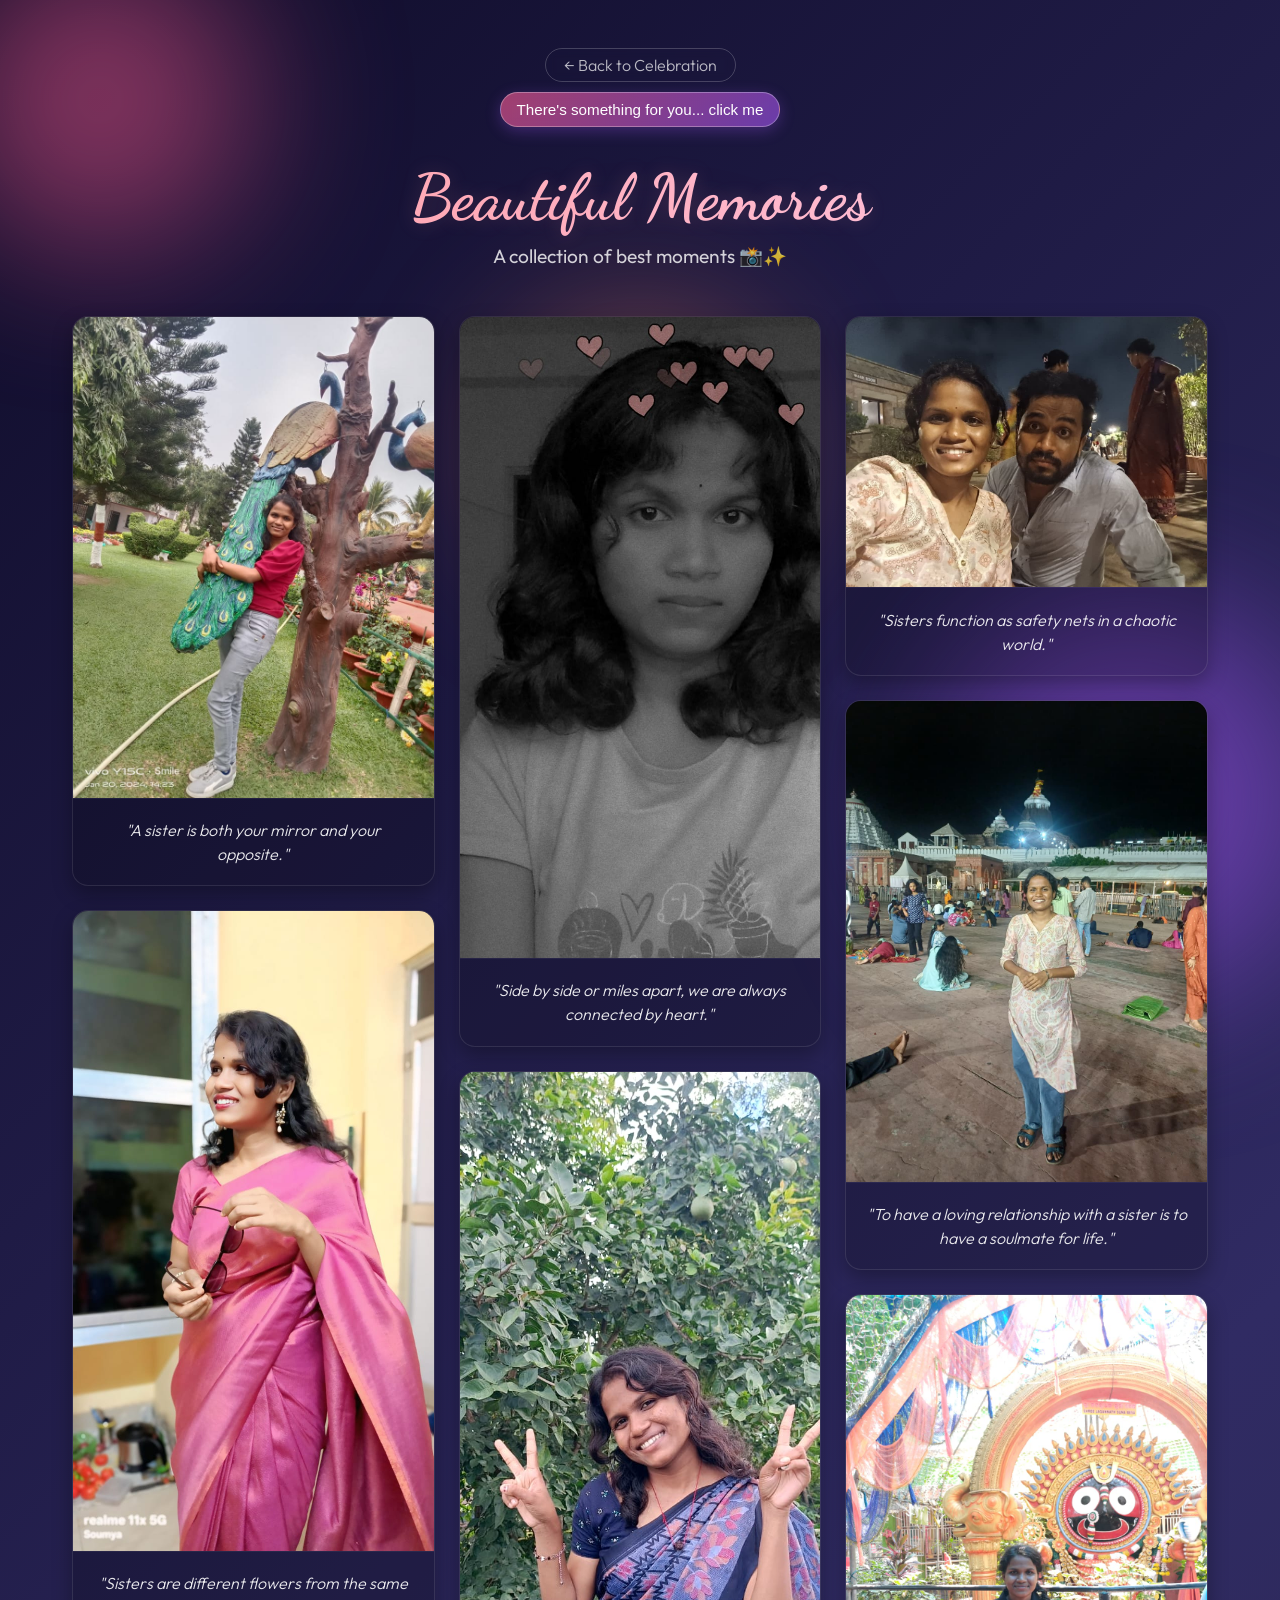
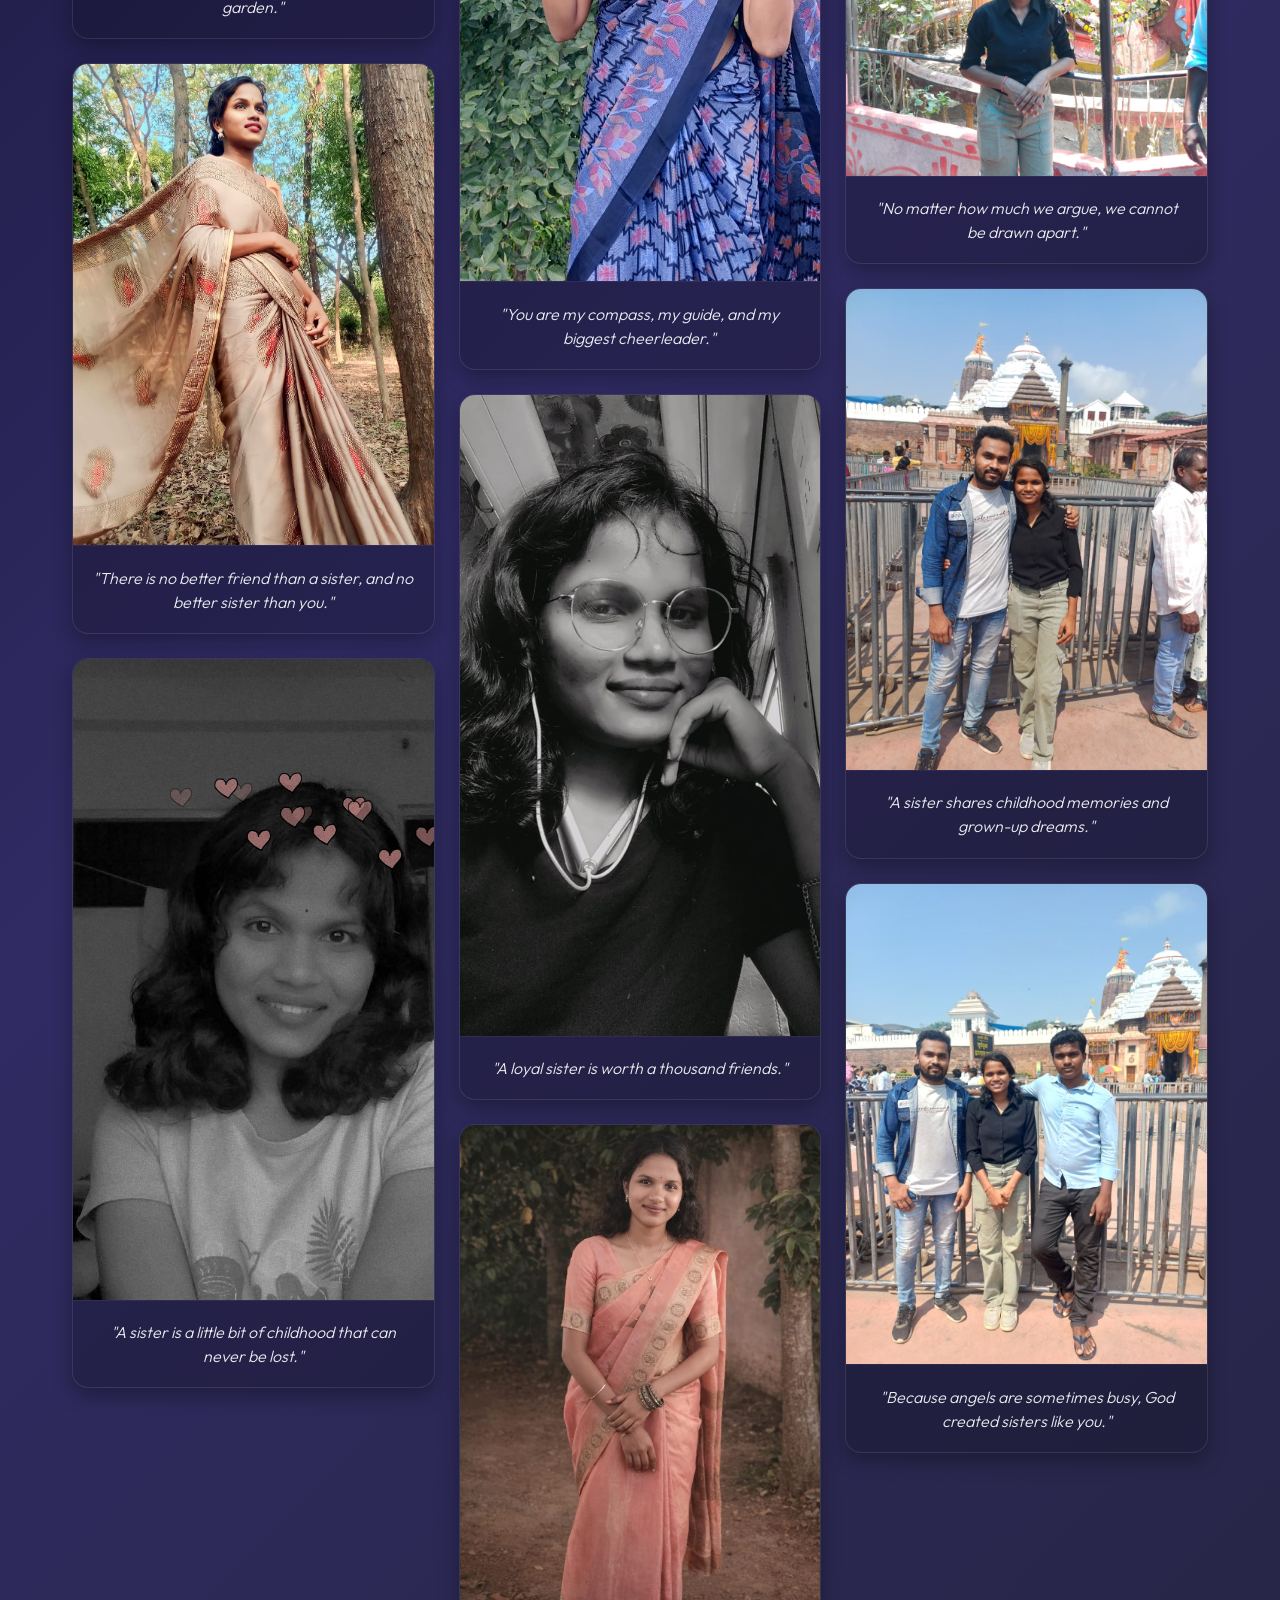
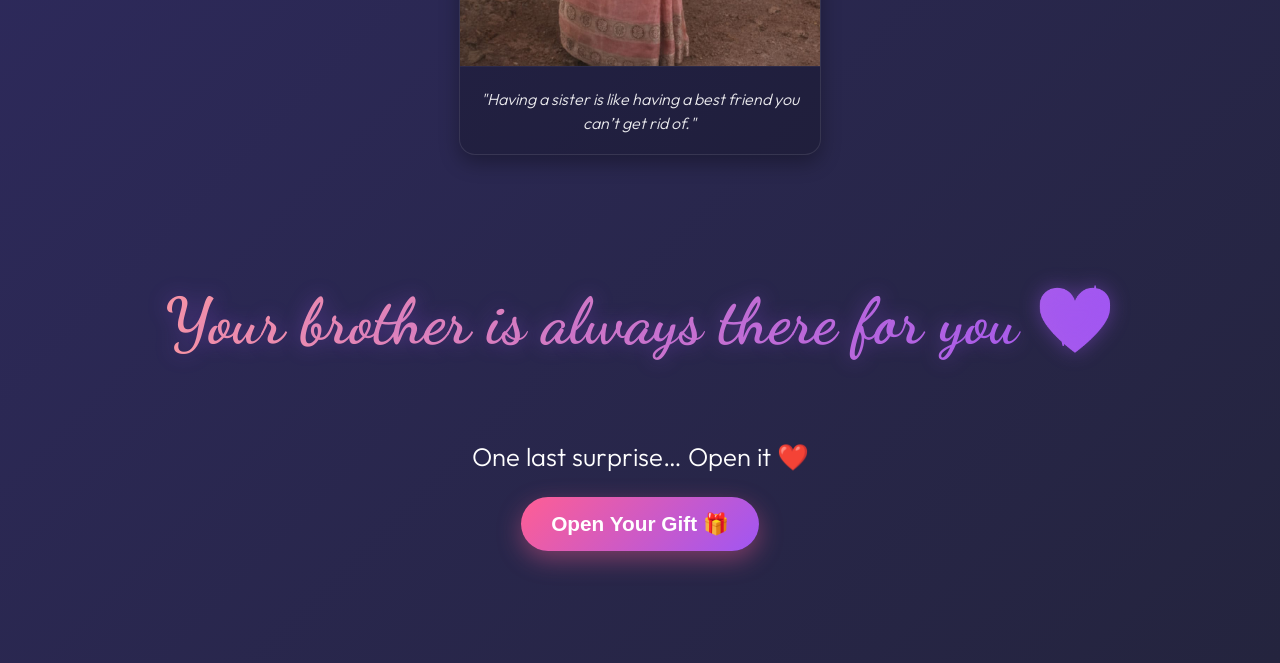
<file: album.html>
<!DOCTYPE html>
<html lang="en">

<head>
    <meta charset="UTF-8">
    <meta name="viewport" content="width=device-width, initial-scale=1.0">
    <title>Beautiful Memories - Happy Birthday</title>
    <link rel="stylesheet" href="album.css">
    <link rel="preconnect" href="https://fonts.googleapis.com">
    <link rel="preconnect" href="https://fonts.gstatic.com" crossorigin>
    <link
        href="https://fonts.googleapis.com/css2?family=Dancing+Script:wght@700&family=Outfit:wght@300;400;500;700&display=swap"
        rel="stylesheet">
</head>

<body>
    <div class="background-effects">
        <div class="orb orb-1"></div>
        <div class="orb orb-2"></div>
        <div class="orb orb-3"></div>
    </div>

    <header class="album-header">
        <div class="header-buttons"
            style="display: flex; flex-direction: column; align-items: center; gap: 10px; margin-bottom: 2rem;">
            <a href="index.html" class="back-link" style="margin-bottom: 0;">← Back to Celebration</a>
            <button id="scroll-hint-btn" class="scroll-hint-btn">There's something for you... click me</button>
        </div>
        <h1 class="album-title">Beautiful Memories</h1>
        <p class="album-subtitle">A collection of best moments 📸✨</p>
    </header>

    <main class="gallery-container">
        <div class="masonry" id="gallery-grid">
            <!-- Images will be injected here -->
        </div>
    </main>

    <footer class="album-footer">
        <h2 class="brother-message">Your brother is always there for you 💖</h2>

        <div class="final-surprise-section">
            <p id="initial-surprise-text" class="final-text">One last surprise… Open it ❤️</p>
            <button id="open-gift-btn" class="gift-btn" style="margin-bottom: 2rem;">Open Your Gift 🎁</button>

            <div id="unlock-section" class="unlock-section"
                style="display: none; flex-direction: column; align-items: center; width: 100%;">
                <p class="final-text">One last surprise… but you need to unlock it ❤️</p>
                <p class="hint-text">Hint: What I call you + your special date 😉</p>

                <div class="input-container">
                    <input type="password" id="unlock-code" class="secret-input" placeholder="exampleddmmyyyy">
                    <button id="unlock-btn" class="gift-btn">Unlock 🎁</button>
                </div>

                <p id="error-msg" class="error-msg">Try again 😊</p>
            </div>

            <div id="gift-reveal" class="gift-reveal">
                <p class="gift-title">Finally 😄❤️</p>
                <p>A small treat for you from Zomato ☕🍰</p>

                <div class="gift-code-box">
                    <h3
                        style="font-size: 1.3rem; color: #E23744; text-align: center; margin-bottom: 1rem; border-bottom: 1px solid rgba(255,255,255,0.1); padding-bottom: 0.5rem; letter-spacing: 1px;">
                        ZOMATO VOUCHER 🍽️</h3>
                    <p><b>Code:</b>7000-6220-7662-5996</p>
                    <p><b>PIN:</b> Click below 😏</p>
                    <button id="reveal-pin-btn" class="reveal-btn">🔐 Reveal PIN</button>
                    <div id="hidden-pin" class="hidden-pin"></div>
                </div>

                <p class="help-text">Need help claiming it on Zomato? Just text or call me… I’ll help 😊</p>
                <p class="gift-footer-msg">It’s small… but it’s from me ❤️</p>
            </div>
        </div>
    </footer>

    <!-- Custom Premium Alert Modal -->
    <div id="custom-alert-overlay" class="custom-alert-overlay">
        <div class="custom-alert-box">
            <h2>Surprise 🎉</h2>
            <p>You got it!</p>
            <button id="custom-alert-btn" class="gift-btn" style="margin-top: 1.5rem;">Open my gift ❤️</button>
        </div>
    </div>

    <!-- Lightbox -->
    <div id="lightbox" class="lightbox">
        <span class="close-lightbox" id="close-lightbox">&times;</span>
        <div class="lightbox-container">
            <img class="lightbox-content" id="lightbox-img">
            <p id="lightbox-caption" class="lightbox-caption"></p>
            <div class="back-btn-mobile" id="back-lightbox">← Back to Album</div>
        </div>
    </div>

    <script src="album.js"></script>
</body>

</html>
</file>
<file: album.css>
:root {
    --primary: #ff5e94;
    --secondary: #a056f3;
    --tertiary: #ff8a5c;
    --bg-color: #0f0c29;
    --text-main: #ffffff;
    --glass-bg: rgba(255, 255, 255, 0.05);
    --glass-border: rgba(255, 255, 255, 0.1);
}

* {
    margin: 0;
    padding: 0;
    box-sizing: border-box;
}

body {
    font-family: 'Outfit', sans-serif;
    background: var(--bg-color);
    background: linear-gradient(135deg, #0f0c29, #302b63, #24243e);
    color: var(--text-main);
    min-height: 100vh;
    overflow-x: hidden;
}

.background-effects {
    position: fixed;
    width: 100%;
    height: 100%;
    z-index: -1;
}

.orb {
    position: absolute;
    border-radius: 50%;
    filter: blur(80px);
    opacity: 0.5;
    animation: float 10s infinite ease-in-out alternate;
}

.orb-1 {
    width: 300px;
    height: 300px;
    background: var(--primary);
    top: -50px;
    left: -50px;
    animation-delay: 0s;
}

.orb-2 {
    width: 400px;
    height: 400px;
    background: var(--secondary);
    bottom: -100px;
    right: -50px;
    animation-delay: -2s;
}

.orb-3 {
    width: 250px;
    height: 250px;
    background: var(--tertiary);
    top: 50%;
    left: 50%;
    transform: translate(-50%, -50%);
    animation-delay: -5s;
}

@keyframes float {
    0% {
        transform: translate(0, 0) scale(1);
    }

    100% {
        transform: translate(30px, 50px) scale(1.1);
    }
}

.album-header {
    text-align: center;
    padding: 3rem 1rem 1rem;
}

.back-link {
    display: inline-flex;
    align-items: center;
    justify-content: center;
    position: relative;
    color: rgba(255, 255, 255, 0.7);
    font-weight: 300;
    font-size: 1rem;
    background: transparent;
    padding: 6px 18px;
    border-radius: 30px;
    text-decoration: none;
    border: 1px solid rgba(255, 255, 255, 0.2);
    backdrop-filter: blur(5px);
    transition: all 0.3s ease;
    margin-bottom: 1.5rem;
}

.back-link:hover {
    color: white;
    border-color: rgba(255, 255, 255, 0.5);
    background: rgba(255, 255, 255, 0.05);
    transform: translateY(-2px);
}

.scroll-hint-btn {
    display: inline-flex;
    align-items: center;
    justify-content: center;
    color: white;
    font-size: 0.95rem;
    font-weight: 500;
    background: linear-gradient(135deg, rgba(255, 94, 148, 0.6), rgba(160, 86, 243, 0.6));
    padding: 8px 16px;
    border-radius: 30px;
    border: 1px solid rgba(255, 255, 255, 0.3);
    backdrop-filter: blur(5px);
    cursor: pointer;
    box-shadow: 0 4px 15px rgba(160, 86, 243, 0.3);
    transition: all 0.3s ease;
    animation: gentleBob 3s infinite alternate;
}

.scroll-hint-btn:hover {
    transform: translateY(-3px) scale(1.05) !important;
    background: linear-gradient(135deg, rgba(255, 94, 148, 0.9), rgba(160, 86, 243, 0.9));
}

.album-title {
    font-family: 'Dancing Script', cursive;
    font-size: 4rem;
    background: linear-gradient(to right, #ff9a9e, #fecfef, #ff9a9e);
    background-size: 200% auto;
    -webkit-background-clip: text;
    -webkit-text-fill-color: transparent;
    text-shadow: 0 0 20px rgba(255, 154, 158, 0.2);
    margin-bottom: 0.5rem;
    animation: shineText 3s linear infinite;
}

@keyframes shineText {
    to {
        background-position: 200% center;
    }
}

.album-subtitle {
    font-size: 1.2rem;
    color: rgba(255, 255, 255, 0.8);
    margin-bottom: 2rem;
}

.gallery-container {
    padding: 0 2rem 4rem;
    max-width: 1200px;
    margin: 0 auto;
}

.masonry {
    display: column;
    column-count: 3;
    column-gap: 1.5rem;
}

.masonry-item {
    break-inside: avoid;
    margin-bottom: 1.5rem;
    border-radius: 16px;
    overflow: hidden;
    box-shadow: 0 8px 20px rgba(0, 0, 0, 0.3);
    border: 1px solid var(--glass-border);
    transition: transform 0.4s ease, box-shadow 0.4s ease;
    background: rgba(0, 0, 0, 0.2);
    opacity: 0;
    transform: translateY(30px);
}

.masonry-item.animate {
    animation: fadeInUp 0.8s ease forwards;
}

@keyframes fadeInUp {
    from {
        opacity: 0;
        transform: translateY(30px);
    }

    to {
        opacity: 1;
        transform: translateY(0);
    }
}

.img-wrapper {
    position: relative;
    overflow: hidden;
    cursor: pointer;
}

.img-wrapper img {
    width: 100%;
    display: block;
    transition: transform 0.5s ease;
}

.masonry-item:hover {
    transform: translateY(-12px) scale(1.03) rotate(1deg);
    box-shadow: 0 20px 40px rgba(255, 94, 148, 0.4), 0 0 20px rgba(160, 86, 243, 0.3);
    border-color: rgba(255, 94, 148, 0.5);
    z-index: 10;
}

.masonry-item:hover .img-wrapper img {
    transform: scale(1.15);
    transition: transform 6s linear;
    filter: brightness(1.1);
}

.masonry-item:hover .masonry-caption {
    color: var(--primary);
    text-shadow: 0 0 10px rgba(255, 94, 148, 0.3);
}

.masonry-overlay {
    position: absolute;
    bottom: 0;
    left: 0;
    right: 0;
    padding: 2rem 1rem 1rem;
    background: linear-gradient(to top, rgba(0, 0, 0, 0.8), transparent);
    color: white;
    opacity: 0;
    transition: opacity 0.3s;
    pointer-events: none;
}

.img-wrapper:hover .masonry-overlay {
    opacity: 1;
}

.masonry-caption {
    padding: 1.2rem;
    color: rgba(255, 255, 255, 0.9);
    font-size: 1rem;
    line-height: 1.5;
    text-align: center;
    font-style: italic;
    font-weight: 300;
    border-top: 1px solid rgba(255, 255, 255, 0.05);
    transition: all 0.3s ease;
}

.album-footer {
    text-align: center;
    padding: 3rem 1rem 5rem;
    position: relative;
    z-index: 10;
}

.brother-message {
    font-family: 'Dancing Script', cursive;
    font-size: 4rem;
    background: linear-gradient(to right, #ff9a9e, #a056f3, #ff9a9e);
    background-size: 200% auto;
    -webkit-background-clip: text;
    -webkit-text-fill-color: transparent;
    text-shadow: 0 0 20px rgba(160, 86, 243, 0.4);
    animation: shineText 3s linear infinite, gentleFloat 4s ease-in-out infinite;
    display: inline-block;
    padding: 1rem;
}

@keyframes gentleFloat {

    0%,
    100% {
        transform: translateY(0) scale(1);
    }

    50% {
        transform: translateY(-10px) scale(1.05);
    }
}

.final-surprise-section {
    margin-top: 4rem;
    display: flex;
    flex-direction: column;
    align-items: center;
    gap: 1.5rem;
}

.final-text {
    font-size: 1.6rem;
    color: var(--text-main);
    font-weight: 300;
}

.hint-text {
    font-size: 1.1rem;
    color: rgba(255, 255, 255, 0.7);
    margin-bottom: 0.5rem;
    font-style: italic;
    text-align: center;
}

.input-container {
    display: flex;
    flex-wrap: wrap;
    justify-content: center;
    gap: 10px;
    margin-bottom: 0.5rem;
}

.secret-input {
    padding: 12px 20px;
    border-radius: 30px;
    border: 1px solid rgba(255, 255, 255, 0.3);
    background: rgba(255, 255, 255, 0.1);
    color: white;
    font-family: inherit;
    font-size: 1.2rem;
    outline: none;
    backdrop-filter: blur(5px);
    transition: all 0.3s ease;
    text-align: center;
    max-width: 250px;
}

.secret-input:focus {
    border-color: var(--primary);
    background: rgba(255, 255, 255, 0.15);
    box-shadow: 0 0 15px rgba(255, 94, 148, 0.4);
}

.secret-input::placeholder {
    color: rgba(255, 255, 255, 0.5);
    font-weight: 300;
}

.error-msg {
    color: #ff5e5e;
    font-size: 1.1rem;
    font-weight: bold;
    display: none;
    animation: shake 0.4s ease;
}

@keyframes shake {
    0%, 100% { transform: translateX(0); }
    25% { transform: translateX(-5px); }
    75% { transform: translateX(5px); }
}

.gift-btn {
    background: linear-gradient(135deg, var(--primary), var(--secondary));
    border: none;
    padding: 15px 30px;
    font-size: 1.3rem;
    color: white;
    font-weight: bold;
    border-radius: 50px;
    cursor: pointer;
    box-shadow: 0 8px 25px rgba(255, 94, 148, 0.4);
    transition: all 0.3s ease;
    animation: gentleBob 3s ease-in-out infinite alternate;
}

.gift-btn:hover {
    transform: scale(1.05);
    box-shadow: 0 12px 30px rgba(255, 94, 148, 0.7);
}

.gift-reveal {
    background: rgba(255, 255, 255, 0.05);
    border: 1px solid var(--glass-border);
    padding: 2rem 3rem;
    border-radius: 20px;
    backdrop-filter: blur(10px);
    margin-top: 1rem;
    display: none;
    box-shadow: 0 10px 30px rgba(0,0,0,0.3);
}

.gift-reveal.active {
    display: flex;
    flex-direction: column;
    align-items: center;
    animation: fadeInUp 0.8s ease forwards;
}

.gift-title {
    font-size: 2.5rem;
    font-family: 'Dancing Script', cursive;
    color: var(--primary);
    margin-bottom: 1rem;
}

.gift-code-box {
    background: rgba(0, 0, 0, 0.3);
    border: 1px solid rgba(255, 255, 255, 0.15);
    padding: 1.5rem 2.5rem;
    border-radius: 15px;
    margin: 1.5rem 0;
    width: 100%;
}

.gift-code-box p {
    font-size: 1.2rem;
    margin-bottom: 0.8rem;
    color: var(--text-main);
    display: flex;
    justify-content: space-between;
    gap: 2rem;
    border-bottom: 1px dashed rgba(255,255,255,0.1);
    padding-bottom: 0.5rem;
}

.gift-code-box p:last-child {
    border-bottom: none;
    margin-bottom: 0;
    padding-bottom: 0;
}

.gift-code-box b {
    color: var(--tertiary);
    font-weight: bold;
}

.gift-footer-msg {
    font-style: italic;
    font-size: 1.1rem;
    color: rgba(255, 255, 255, 0.6);
    margin-top: 1rem;
}

.reveal-btn {
    background: rgba(255, 255, 255, 0.1);
    border: 1px solid rgba(255, 255, 255, 0.4);
    padding: 10px 20px;
    font-size: 1.1rem;
    color: white;
    font-weight: bold;
    border-radius: 20px;
    cursor: pointer;
    transition: all 0.3s ease;
    margin-top: 1rem;
    display: inline-flex;
    align-items: center;
    justify-content: center;
    gap: 8px;
    width: 100%;
}

.reveal-btn:hover {
    background: rgba(255, 255, 255, 0.2);
    transform: scale(1.02);
}

.hidden-pin {
    margin-top: 1.5rem;
    padding-top: 1.5rem;
    border-top: 1px dashed rgba(255,255,255,0.2);
    font-size: 1.1rem;
    color: var(--text-main);
    text-align: center;
    display: none;
    line-height: 1.6;
}

.hidden-pin.show {
    display: block;
    animation: fadeInUp 0.5s ease forwards;
}

.hidden-pin b {
    color: var(--primary);
    font-size: 1.3rem;
}

.help-text {
    font-size: 0.95rem;
    color: rgba(255, 255, 255, 0.5);
    margin-bottom: 0.5rem;
    font-style: italic;
}

.custom-alert-overlay {
    position: fixed;
    top: 0;
    left: 0;
    width: 100%;
    height: 100%;
    background: rgba(0, 0, 0, 0.8);
    backdrop-filter: blur(8px);
    z-index: 2000;
    display: none;
    align-items: center;
    justify-content: center;
    opacity: 0;
    transition: opacity 0.3s ease;
}

.custom-alert-overlay.show {
    display: flex;
    opacity: 1;
}

.custom-alert-box {
    background: linear-gradient(135deg, rgba(255, 94, 148, 0.2), rgba(160, 86, 243, 0.2));
    border: 1px solid rgba(255, 255, 255, 0.3);
    padding: 3rem 2rem;
    border-radius: 20px;
    text-align: center;
    box-shadow: 0 15px 35px rgba(0,0,0,0.5), inset 0 0 20px rgba(255, 255, 255, 0.1);
    transform: scale(0.8) translateY(20px);
    opacity: 0;
    transition: all 0.4s cubic-bezier(0.175, 0.885, 0.32, 1.275);
}

.custom-alert-overlay.show .custom-alert-box {
    transform: scale(1) translateY(0);
    opacity: 1;
}

.custom-alert-box h2 {
    font-size: 2.5rem;
    color: white;
    margin-bottom: 0.5rem;
    font-family: 'Dancing Script', cursive;
}

.custom-alert-box p {
    font-size: 1.3rem;
    color: rgba(255, 255, 255, 0.9);
}

/* Lightbox Styles */
.lightbox {
    display: none;
    position: fixed;
    z-index: 1000;
    left: 0;
    top: 0;
    width: 100%;
    height: 100%;
    background-color: rgba(0, 0, 0, 0.9);
    backdrop-filter: blur(10px);
    justify-content: center;
    align-items: center;
    opacity: 0;
    transition: opacity 0.3s ease;
}

.lightbox.active {
    display: flex;
    animation: lightboxOverlayFade 0.4s ease forwards;
}

@keyframes lightboxOverlayFade {
    from {
        opacity: 0;
    }

    to {
        opacity: 1;
    }
}

/* Beautiful Image Fade effect specifically for Desktop */
@media (min-width: 601px) {
    .lightbox.active .lightbox-content {
        opacity: 0;
        animation: desktopImageFade 0.6s cubic-bezier(0.175, 0.885, 0.32, 1.275) forwards 0.1s;
    }
}

@keyframes desktopImageFade {
    from {
        opacity: 0;
        transform: scale(0.9) translateY(20px);
    }

    to {
        opacity: 1;
        transform: scale(1) translateY(0);
    }
}

.lightbox-container {
    display: flex;
    flex-direction: column;
    align-items: center;
    justify-content: center;
    gap: 1.5rem;
    max-width: 90%;
    max-height: 90%;
    position: relative;
    z-index: 1001;
}

.lightbox-content {
    max-width: 100%;
    max-height: 65vh;
    /* Gives room for text and button */
    border-radius: 12px;
    box-shadow: 0 0 50px rgba(0, 0, 0, 0.5);
    border: 2px solid var(--glass-border);
    object-fit: contain;
}

.lightbox-caption {
    color: white;
    font-size: 1.2rem;
    text-align: center;
    font-style: italic;
    text-shadow: 0 4px 10px rgba(0, 0, 0, 0.8);
    opacity: 0;
    line-height: 1.5;
    padding: 0 10px;
}

.lightbox-caption.animate-caption {
    animation: fadeInUp 0.8s ease forwards 0.4s;
}

.close-lightbox {
    display: none !important;
}

/* Responsive */
@media (max-width: 900px) {
    .masonry {
        column-count: 2;
    }

    .album-title {
        font-size: 3rem;
    }
}

/* Thin Transparent Back Button */
.back-btn-mobile {
    display: inline-flex;
    align-items: center;
    justify-content: center;
    position: relative;
    color: rgba(255, 255, 255, 0.8);
    font-weight: 300;
    font-size: 1.1rem;
    background: transparent;
    padding: 8px 24px;
    border-radius: 30px;
    cursor: pointer;
    border: 1px solid rgba(255, 255, 255, 0.3);
    backdrop-filter: blur(5px);
    transition: all 0.3s ease;
    margin-top: 1rem;
    animation: fadeInUp 0.5s ease backwards 0.3s;
}

.back-btn-mobile:hover {
    color: white;
    border-color: rgba(255, 255, 255, 0.6);
    background: rgba(255, 255, 255, 0.05);
    transform: translateY(-2px);
}

/* New Mobile Specific Animations */
.lightbox-img-animate {
    animation: lightboxPop 0.6s cubic-bezier(0.175, 0.885, 0.32, 1.275) forwards;
}

@keyframes lightboxPop {
    0% {
        transform: scale(0.5) rotate(-5deg);
        opacity: 0;
        filter: blur(10px);
    }

    100% {
        transform: scale(1) rotate(0deg);
        opacity: 1;
        filter: blur(0px);
    }
}

@keyframes zoomIn {
    from {
        opacity: 0;
        transform: scale(0.6);
    }

    to {
        opacity: 1;
        transform: scale(1);
    }
}

@keyframes slideInLeft {
    from {
        opacity: 0;
        transform: translateX(-50px) rotate(-5deg);
    }

    to {
        opacity: 1;
        transform: translateX(0) rotate(0);
    }
}

@keyframes slideInRight {
    from {
        opacity: 0;
        transform: translateX(50px) rotate(5deg);
    }

    to {
        opacity: 1;
        transform: translateX(0) rotate(0);
    }
}

@media (max-width: 600px) {
    .masonry {
        column-count: 2;
        column-gap: 1rem;
    }

    .gallery-container {
        padding: 0 1rem 2rem;
    }

    .album-header {
        padding: 2rem 1rem 1rem;
    }

    .album-title {
        font-size: 2.5rem;
    }

    .album-subtitle {
        font-size: 1rem;
    }

    .masonry-caption {
        font-size: 0.8rem;
        padding: 0.8rem;
    }

    .brother-message {
        font-size: 2.5rem;
    }

    .back-btn-mobile {
        font-size: 0.95rem;
        padding: 6px 18px;
    }

    .scroll-hint-btn {
        font-size: 0.8rem;
        padding: 6px 12px;
        text-align: center;
    }
}
</file>
